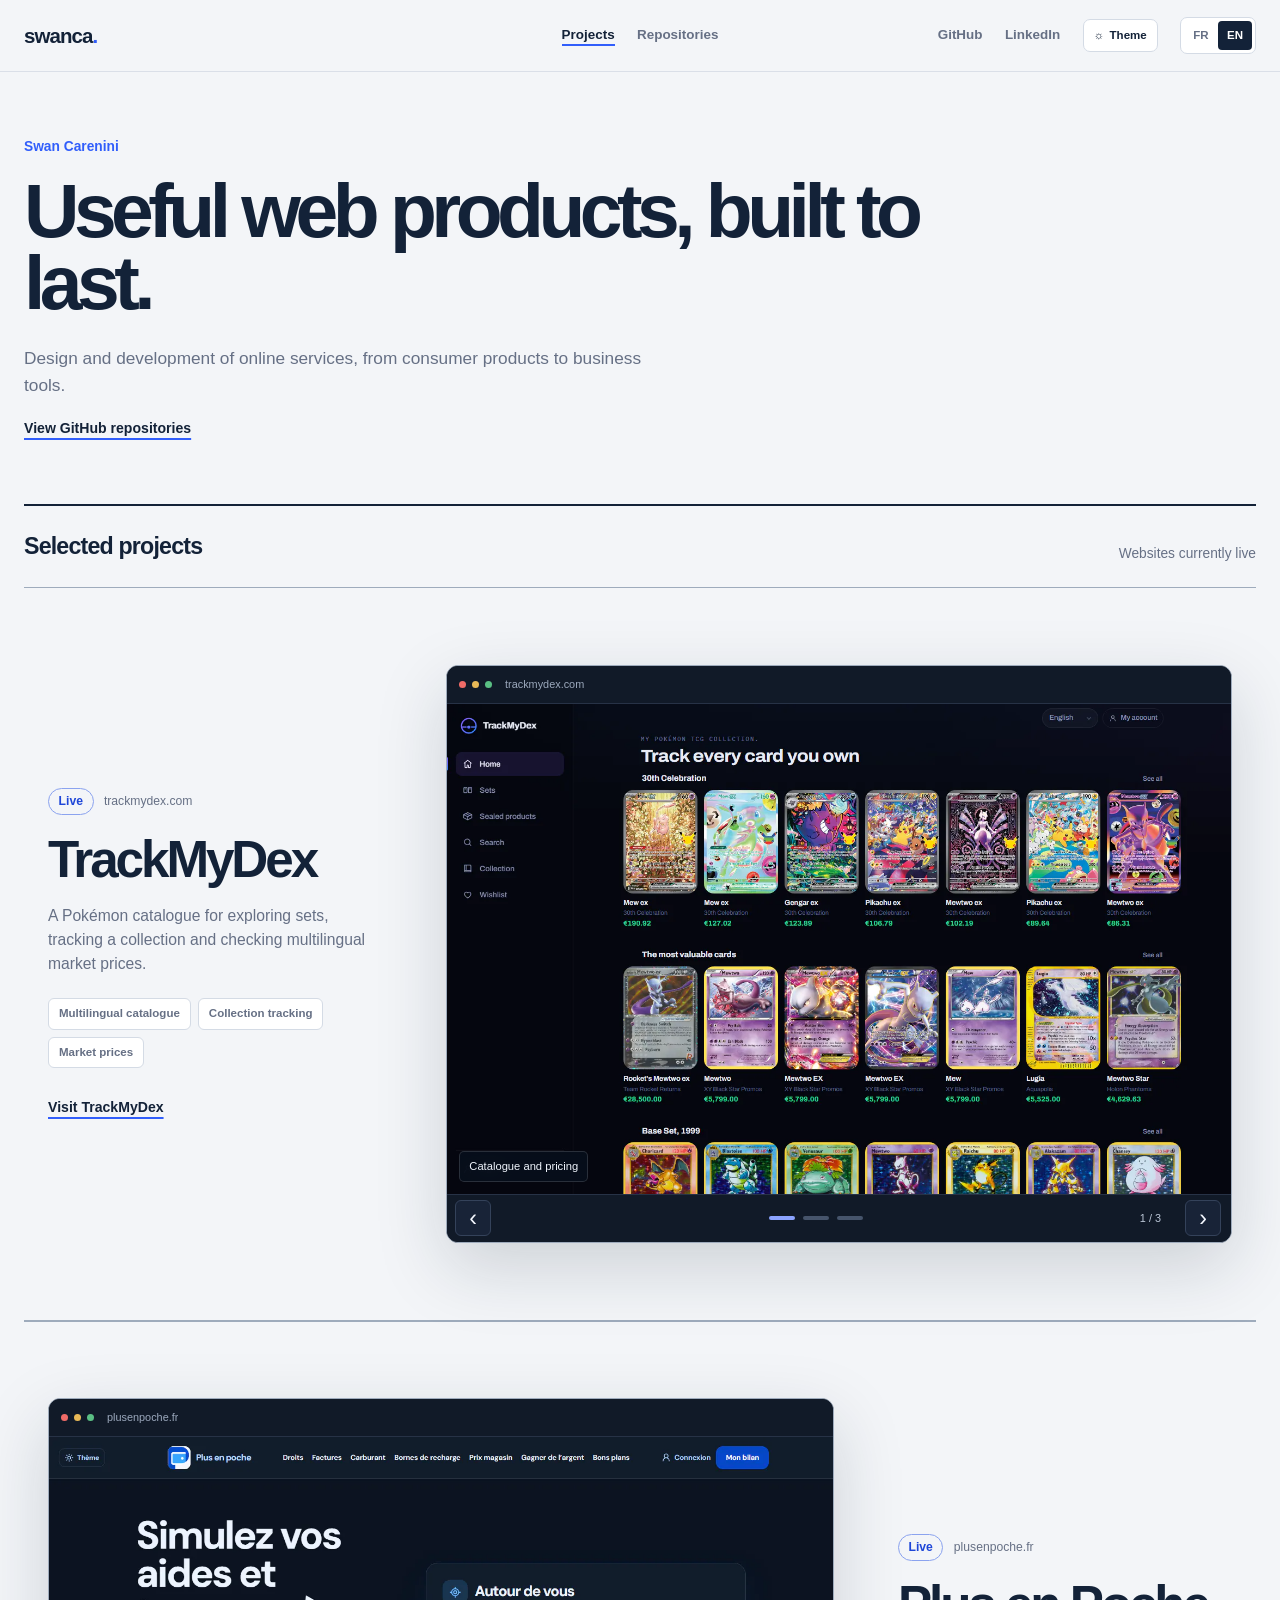
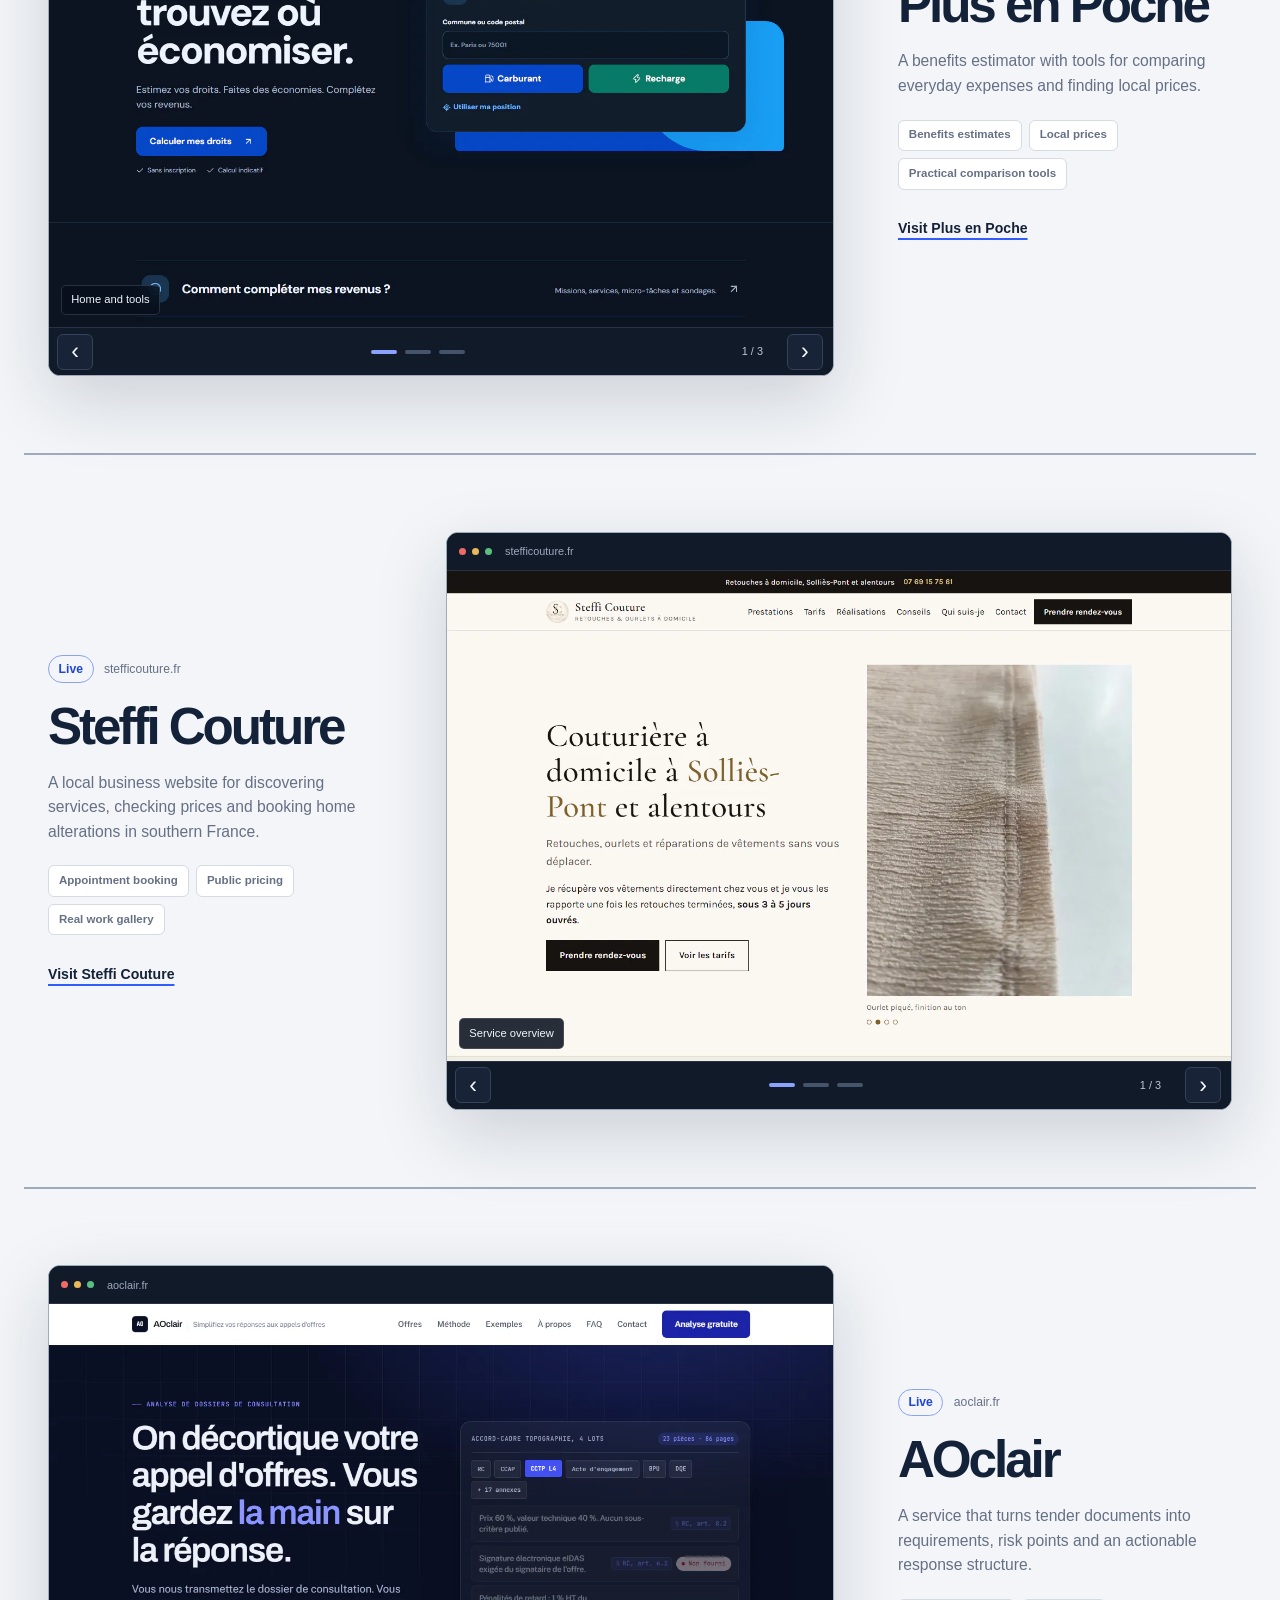
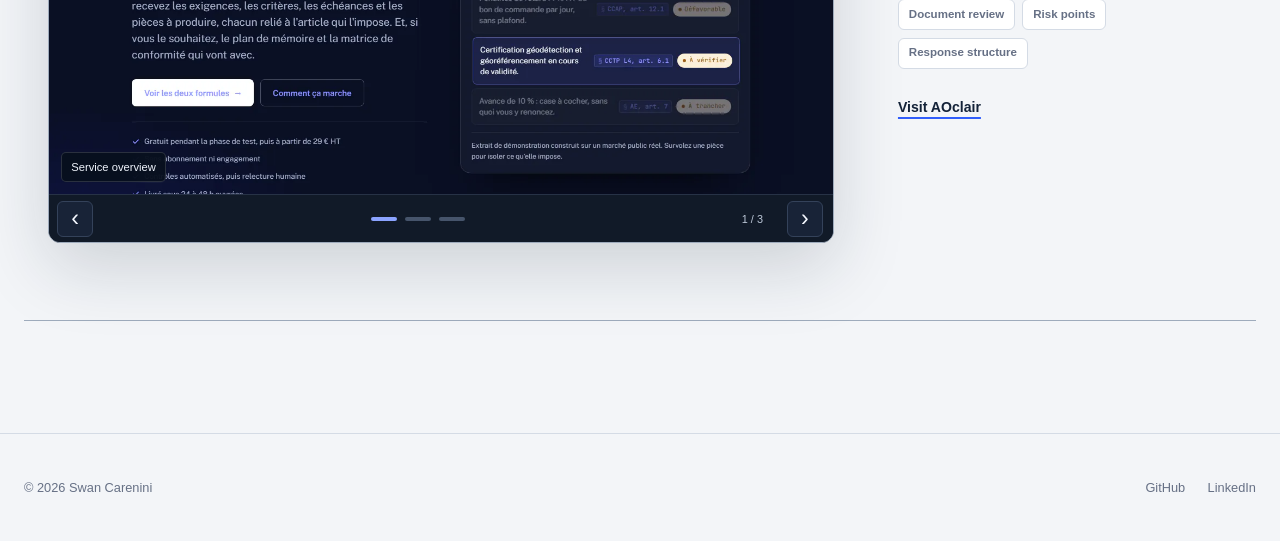
<file: index.html>
<!doctype html>
<html lang="en">
<head>
  <meta charset="utf-8">
  <meta name="viewport" content="width=device-width, initial-scale=1">
  <title>swanca | Web projects</title>
  <meta name="description" content="Web projects by Swan Carenini: TrackMyDex, Plus en Poche, Steffi Couture and AOclair.">
  <link rel="canonical" href="https://swanca.github.io/">
  <meta property="og:type" content="website">
  <meta property="og:title" content="swanca | Web projects">
  <meta property="og:description" content="Websites and digital tools by Swan Carenini.">
  <meta property="og:url" content="https://swanca.github.io/">
  <meta property="og:image" content="https://swanca.github.io/assets/images/social-preview.png">
  <meta name="twitter:card" content="summary_large_image">
  <link rel="icon" href="./assets/images/favicon.svg" type="image/svg+xml">
  <link rel="stylesheet" href="./assets/css/styles.css">
  <script src="./assets/js/site.js" defer></script>
</head>
<body data-title-fr="swanca | Projets web" data-title-en="swanca | Web projects">
  <a class="skip-link" href="#main" data-fr="Aller au contenu" data-en="Skip to content">Skip to content</a>
  <header class="site-header">
    <a class="wordmark" href="./" aria-label="swanca, home">swanca<span>.</span></a>
    <nav aria-label="Main navigation">
      <a class="active" href="./" data-fr="Projets" data-en="Projects">Projects</a>
      <a href="./repos/" data-fr="Dépôts" data-en="Repositories">Repositories</a>
    </nav>
    <div class="header-links">
      <a href="https://github.com/swanca" target="_blank" rel="noreferrer">GitHub</a>
      <a href="https://www.linkedin.com/in/swan-c-35044b11a/" target="_blank" rel="noreferrer">LinkedIn</a>
      <button class="theme-toggle" type="button" data-theme-toggle data-fr="Thème" data-en="Theme" aria-pressed="false">Theme</button>
      <div class="locale-switch" aria-label="Language">
        <button type="button" data-locale="fr" aria-pressed="false">FR</button>
        <button type="button" data-locale="en" aria-pressed="true">EN</button>
      </div>
    </div>
  </header>

  <main id="main">
    <section class="intro">
      <p class="identity">Swan Carenini</p>
      <h1 data-fr="Des produits web utiles et maintenus." data-en="Useful web products, built to last.">Useful web products, built to last.</h1>
      <p data-fr="Conception et développement de services en ligne, du produit grand public à l’outil métier." data-en="Design and development of online services, from consumer products to business tools.">Design and development of online services, from consumer products to business tools.</p>
      <a class="text-link" href="./repos/" data-fr="Voir les dépôts GitHub" data-en="View GitHub repositories">View GitHub repositories</a>
    </section>

    <section class="projects" aria-labelledby="projects-title">
      <div class="section-title">
        <h2 id="projects-title" data-fr="Projets sélectionnés" data-en="Selected projects">Selected projects</h2>
        <p data-fr="Sites actuellement en ligne" data-en="Websites currently live">Websites currently live</p>
      </div>

      <div class="project-list">
        <article class="project-showcase">
          <div class="project-copy">
            <div class="project-meta"><span class="status live" data-fr="En ligne" data-en="Live">Live</span><span>trackmydex.com</span></div>
            <h3>TrackMyDex</h3>
            <p data-fr="Un catalogue Pokémon pour explorer les séries, suivre une collection et consulter les prix du marché dans plusieurs langues." data-en="A Pokémon catalogue for exploring sets, tracking a collection and checking multilingual market prices.">A Pokémon catalogue for exploring sets, tracking a collection and checking multilingual market prices.</p>
            <ul class="project-features" aria-label="Features">
              <li data-fr="Catalogue multilingue" data-en="Multilingual catalogue">Multilingual catalogue</li>
              <li data-fr="Suivi de collection" data-en="Collection tracking">Collection tracking</li>
              <li data-fr="Prix du marché" data-en="Market prices">Market prices</li>
            </ul>
            <a class="project-link" href="https://trackmydex.com" target="_blank" rel="noreferrer" data-fr="Ouvrir TrackMyDex" data-en="Visit TrackMyDex">Visit TrackMyDex</a>
          </div>
          <div class="project-gallery" data-carousel tabindex="0" role="region" aria-roledescription="carousel" aria-label="TrackMyDex previews">
            <div class="browser-bar" aria-hidden="true"><i></i><i></i><i></i><span>trackmydex.com</span></div>
            <div class="carousel-viewport">
              <figure class="carousel-slide" data-slide-panel>
                <img src="./assets/images/trackmydex-01.webp" width="1440" height="900" alt="TrackMyDex home catalogue" data-alt-fr="Catalogue d’accueil de TrackMyDex" data-alt-en="TrackMyDex home catalogue" fetchpriority="high">
                <figcaption data-fr="Catalogue et prix" data-en="Catalogue and pricing">Catalogue and pricing</figcaption>
              </figure>
              <figure class="carousel-slide" data-slide-panel hidden>
                <img src="./assets/images/trackmydex-02.webp" width="1440" height="900" loading="lazy" alt="TrackMyDex set browser" data-alt-fr="Explorateur de séries TrackMyDex" data-alt-en="TrackMyDex set browser">
                <figcaption data-fr="Séries et progression" data-en="Sets and progress">Sets and progress</figcaption>
              </figure>
              <figure class="carousel-slide mobile-preview" data-slide-panel hidden>
                <img src="./assets/images/trackmydex-03.webp" width="390" height="844" loading="lazy" alt="TrackMyDex responsive mobile home page" data-alt-fr="Accueil mobile responsive de TrackMyDex" data-alt-en="TrackMyDex responsive mobile home page">
                <figcaption data-fr="Application mobile responsive" data-en="Responsive mobile experience">Responsive mobile experience</figcaption>
              </figure>
            </div>
            <div class="carousel-footer">
              <button class="carousel-control" type="button" data-carousel-prev aria-label="Previous image">‹</button>
              <div class="carousel-dots" aria-label="Choose an image">
                <button type="button" data-slide="0" aria-pressed="true" aria-label="Show image 1"></button>
                <button type="button" data-slide="1" aria-pressed="false" aria-label="Show image 2"></button>
                <button type="button" data-slide="2" aria-pressed="false" aria-label="Show image 3"></button>
              </div>
              <span class="carousel-position" aria-live="polite">1 / 3</span>
              <button class="carousel-control" type="button" data-carousel-next aria-label="Next image">›</button>
            </div>
          </div>
        </article>

        <article class="project-showcase">
          <div class="project-copy">
            <div class="project-meta"><span class="status live" data-fr="En ligne" data-en="Live">Live</span><span>plusenpoche.fr</span></div>
            <h3>Plus en Poche</h3>
            <p data-fr="Un simulateur de droits sociaux complété par des outils pour comparer les dépenses courantes et trouver des prix locaux." data-en="A benefits estimator with tools for comparing everyday expenses and finding local prices.">A benefits estimator with tools for comparing everyday expenses and finding local prices.</p>
            <ul class="project-features" aria-label="Features">
              <li data-fr="Estimation des droits" data-en="Benefits estimates">Benefits estimates</li>
              <li data-fr="Prix autour de soi" data-en="Local prices">Local prices</li>
              <li data-fr="Comparateurs pratiques" data-en="Practical comparison tools">Practical comparison tools</li>
            </ul>
            <a class="project-link" href="https://plusenpoche.fr" target="_blank" rel="noreferrer" data-fr="Ouvrir Plus en Poche" data-en="Visit Plus en Poche">Visit Plus en Poche</a>
          </div>
          <div class="project-gallery" data-carousel tabindex="0" role="region" aria-roledescription="carousel" aria-label="Plus en Poche previews">
            <div class="browser-bar" aria-hidden="true"><i></i><i></i><i></i><span>plusenpoche.fr</span></div>
            <div class="carousel-viewport">
              <figure class="carousel-slide" data-slide-panel>
                <img src="./assets/images/plus-en-poche-01.webp" width="1440" height="900" loading="lazy" alt="Plus en Poche home page" data-alt-fr="Page d’accueil de Plus en Poche" data-alt-en="Plus en Poche home page">
                <figcaption data-fr="Accueil et outils" data-en="Home and tools">Home and tools</figcaption>
              </figure>
              <figure class="carousel-slide" data-slide-panel hidden>
                <img src="./assets/images/plus-en-poche-02.webp" width="1440" height="900" loading="lazy" alt="Plus en Poche benefits questionnaire" data-alt-fr="Questionnaire de droits Plus en Poche" data-alt-en="Plus en Poche benefits questionnaire">
                <figcaption data-fr="Questionnaire de droits" data-en="Benefits questionnaire">Benefits questionnaire</figcaption>
              </figure>
              <figure class="carousel-slide" data-slide-panel hidden>
                <img src="./assets/images/plus-en-poche-03.webp" width="1440" height="900" loading="lazy" alt="Plus en Poche fuel price map" data-alt-fr="Carte des prix du carburant Plus en Poche" data-alt-en="Plus en Poche fuel price map">
                <figcaption data-fr="Prix du carburant" data-en="Fuel prices">Fuel prices</figcaption>
              </figure>
            </div>
            <div class="carousel-footer">
              <button class="carousel-control" type="button" data-carousel-prev aria-label="Previous image">‹</button>
              <div class="carousel-dots" aria-label="Choose an image"><button type="button" data-slide="0" aria-pressed="true" aria-label="Show image 1"></button><button type="button" data-slide="1" aria-pressed="false" aria-label="Show image 2"></button><button type="button" data-slide="2" aria-pressed="false" aria-label="Show image 3"></button></div>
              <span class="carousel-position" aria-live="polite">1 / 3</span>
              <button class="carousel-control" type="button" data-carousel-next aria-label="Next image">›</button>
            </div>
          </div>
        </article>

        <article class="project-showcase">
          <div class="project-copy">
            <div class="project-meta"><span class="status live" data-fr="En ligne" data-en="Live">Live</span><span>stefficouture.fr</span></div>
            <h3>Steffi Couture</h3>
            <p data-fr="Un site local pour découvrir les prestations, consulter les tarifs et réserver une retouche à domicile dans le Var." data-en="A local business website for discovering services, checking prices and booking home alterations in southern France.">A local business website for discovering services, checking prices and booking home alterations in southern France.</p>
            <ul class="project-features" aria-label="Features">
              <li data-fr="Prise de rendez-vous" data-en="Appointment booking">Appointment booking</li>
              <li data-fr="Tarifs publics" data-en="Public pricing">Public pricing</li>
              <li data-fr="Réalisations réelles" data-en="Real work gallery">Real work gallery</li>
            </ul>
            <a class="project-link" href="https://stefficouture.fr" target="_blank" rel="noreferrer" data-fr="Ouvrir Steffi Couture" data-en="Visit Steffi Couture">Visit Steffi Couture</a>
          </div>
          <div class="project-gallery" data-carousel tabindex="0" role="region" aria-roledescription="carousel" aria-label="Steffi Couture previews">
            <div class="browser-bar" aria-hidden="true"><i></i><i></i><i></i><span>stefficouture.fr</span></div>
            <div class="carousel-viewport">
              <figure class="carousel-slide" data-slide-panel><img src="./assets/images/steffi-couture-01.webp" width="1440" height="900" loading="lazy" alt="Steffi Couture home page" data-alt-fr="Page d’accueil de Steffi Couture" data-alt-en="Steffi Couture home page"><figcaption data-fr="Présentation du service" data-en="Service overview">Service overview</figcaption></figure>
              <figure class="carousel-slide" data-slide-panel hidden><img src="./assets/images/steffi-couture-02.webp" width="1440" height="900" loading="lazy" alt="Steffi Couture pricing page" data-alt-fr="Tarifs de Steffi Couture" data-alt-en="Steffi Couture pricing page"><figcaption data-fr="Tarifs détaillés" data-en="Detailed pricing">Detailed pricing</figcaption></figure>
              <figure class="carousel-slide" data-slide-panel hidden><img src="./assets/images/steffi-couture-03.webp" width="1440" height="900" loading="lazy" alt="Steffi Couture work gallery" data-alt-fr="Réalisations de Steffi Couture" data-alt-en="Steffi Couture work gallery"><figcaption data-fr="Réalisations" data-en="Work gallery">Work gallery</figcaption></figure>
            </div>
            <div class="carousel-footer">
              <button class="carousel-control" type="button" data-carousel-prev aria-label="Previous image">‹</button>
              <div class="carousel-dots" aria-label="Choose an image"><button type="button" data-slide="0" aria-pressed="true" aria-label="Show image 1"></button><button type="button" data-slide="1" aria-pressed="false" aria-label="Show image 2"></button><button type="button" data-slide="2" aria-pressed="false" aria-label="Show image 3"></button></div>
              <span class="carousel-position" aria-live="polite">1 / 3</span>
              <button class="carousel-control" type="button" data-carousel-next aria-label="Next image">›</button>
            </div>
          </div>
        </article>

        <article class="project-showcase">
          <div class="project-copy">
            <div class="project-meta"><span class="status live" data-fr="En ligne" data-en="Live">Live</span><span>aoclair.fr</span></div>
            <h3>AOclair</h3>
            <p data-fr="Un service qui transforme un dossier d’appel d’offres en exigences, points de vigilance et structure de réponse directement exploitables." data-en="A service that turns tender documents into requirements, risk points and an actionable response structure.">A service that turns tender documents into requirements, risk points and an actionable response structure.</p>
            <ul class="project-features" aria-label="Features">
              <li data-fr="Lecture du dossier" data-en="Document review">Document review</li>
              <li data-fr="Points de vigilance" data-en="Risk points">Risk points</li>
              <li data-fr="Structure de réponse" data-en="Response structure">Response structure</li>
            </ul>
            <a class="project-link" href="https://aoclair.fr" target="_blank" rel="noreferrer" data-fr="Ouvrir AOclair" data-en="Visit AOclair">Visit AOclair</a>
          </div>
          <div class="project-gallery" data-carousel tabindex="0" role="region" aria-roledescription="carousel" aria-label="AOclair previews">
            <div class="browser-bar" aria-hidden="true"><i></i><i></i><i></i><span>aoclair.fr</span></div>
            <div class="carousel-viewport">
              <figure class="carousel-slide" data-slide-panel><img src="./assets/images/aoclair-01.webp" width="1440" height="900" loading="lazy" alt="AOclair home page" data-alt-fr="Page d’accueil d’AOclair" data-alt-en="AOclair home page"><figcaption data-fr="Présentation du service" data-en="Service overview">Service overview</figcaption></figure>
              <figure class="carousel-slide" data-slide-panel hidden><img src="./assets/images/aoclair-02.webp" width="1440" height="900" loading="lazy" alt="AOclair pricing page" data-alt-fr="Formules proposées par AOclair" data-alt-en="AOclair pricing page"><figcaption data-fr="Formules" data-en="Services">Services</figcaption></figure>
              <figure class="carousel-slide" data-slide-panel hidden><img src="./assets/images/aoclair-03.webp" width="1440" height="900" loading="lazy" alt="AOclair free analysis page" data-alt-fr="Page d’analyse gratuite AOclair" data-alt-en="AOclair free analysis page"><figcaption data-fr="Analyse gratuite" data-en="Free analysis">Free analysis</figcaption></figure>
            </div>
            <div class="carousel-footer">
              <button class="carousel-control" type="button" data-carousel-prev aria-label="Previous image">‹</button>
              <div class="carousel-dots" aria-label="Choose an image"><button type="button" data-slide="0" aria-pressed="true" aria-label="Show image 1"></button><button type="button" data-slide="1" aria-pressed="false" aria-label="Show image 2"></button><button type="button" data-slide="2" aria-pressed="false" aria-label="Show image 3"></button></div>
              <span class="carousel-position" aria-live="polite">1 / 3</span>
              <button class="carousel-control" type="button" data-carousel-next aria-label="Next image">›</button>
            </div>
          </div>
        </article>
      </div>
    </section>
  </main>

  <footer><p>© 2026 Swan Carenini</p><div><a href="https://github.com/swanca" target="_blank" rel="noreferrer">GitHub</a><a href="https://www.linkedin.com/in/swan-c-35044b11a/" target="_blank" rel="noreferrer">LinkedIn</a></div></footer>
</body>
</html>
</file>
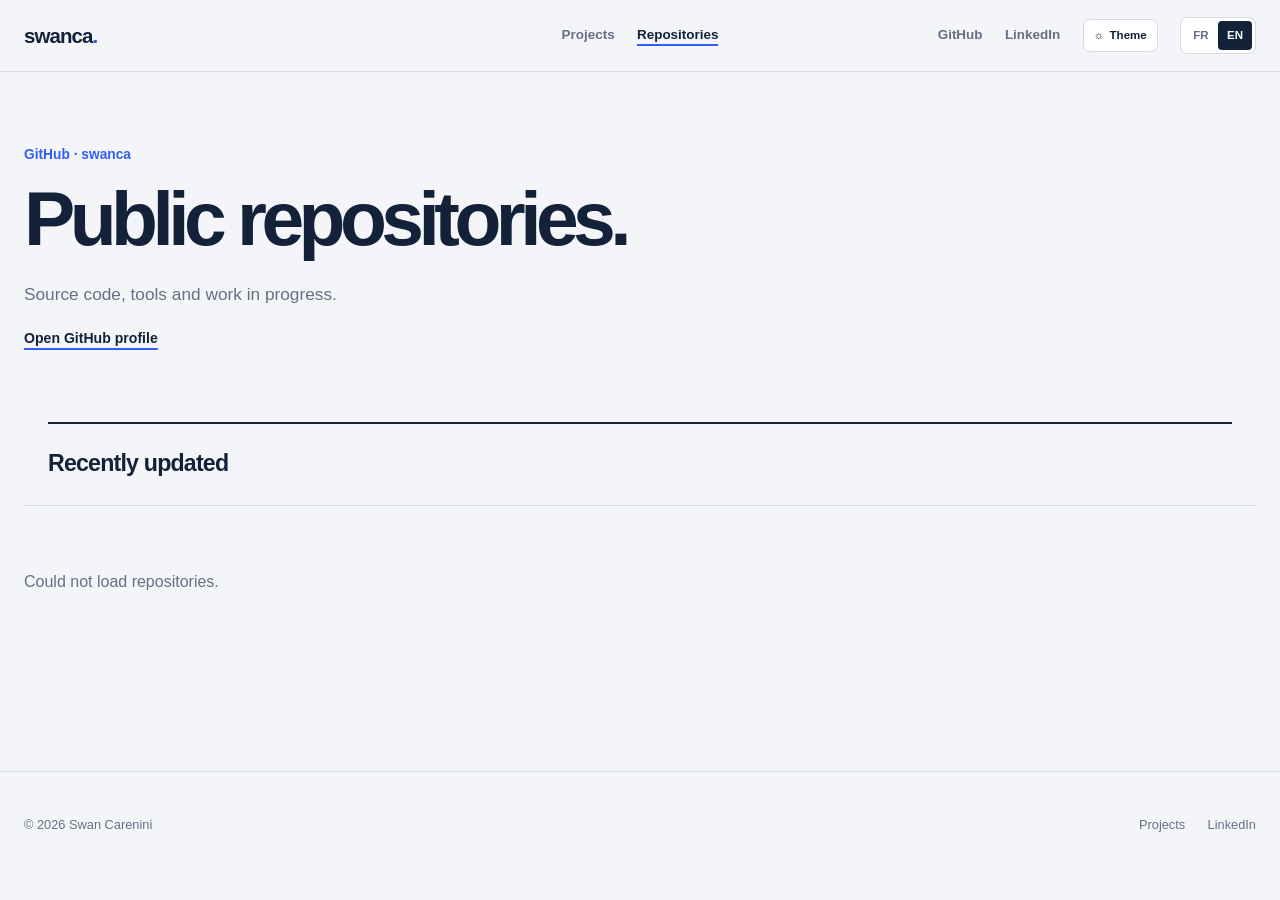
<file: repos/index.html>
<!doctype html>
<html lang="en">
<head>
  <meta charset="utf-8">
  <meta name="viewport" content="width=device-width, initial-scale=1">
  <title>swanca | GitHub repositories</title>
  <meta name="description" content="Public GitHub repositories by Swan Carenini.">
  <link rel="canonical" href="https://swanca.github.io/repos/">
  <meta property="og:type" content="website">
  <meta property="og:title" content="swanca | GitHub repositories">
  <meta property="og:description" content="Public repositories, tools and projects by Swan Carenini.">
  <meta property="og:url" content="https://swanca.github.io/repos/">
  <meta property="og:image" content="https://swanca.github.io/assets/images/social-preview.png">
  <meta name="twitter:card" content="summary_large_image">
  <link rel="icon" href="../assets/images/favicon.svg" type="image/svg+xml">
  <link rel="stylesheet" href="../assets/css/styles.css">
  <script src="../assets/js/site.js" defer></script>
  <script src="../assets/js/repos.js" defer></script>
</head>
<body data-title-fr="swanca | Dépôts GitHub" data-title-en="swanca | GitHub repositories">
  <a class="skip-link" href="#main" data-fr="Aller au contenu" data-en="Skip to content">Aller au contenu</a>
  <header class="site-header">
    <a class="wordmark" href="../" aria-label="swanca, accueil">swanca<span>.</span></a>
    <nav aria-label="Navigation principale"><a href="../" data-fr="Projets" data-en="Projects">Projets</a><a class="active" href="./" data-fr="Dépôts" data-en="Repositories">Dépôts</a></nav>
    <div class="header-links">
      <a href="https://github.com/swanca" target="_blank" rel="noreferrer">GitHub</a>
      <a href="https://www.linkedin.com/in/swan-c-35044b11a/" target="_blank" rel="noreferrer">LinkedIn</a>
      <button class="theme-toggle" type="button" data-theme-toggle data-fr="Thème" data-en="Theme" aria-pressed="false">Theme</button>
      <div class="locale-switch" aria-label="Language"><button type="button" data-locale="fr" aria-pressed="false">FR</button><button type="button" data-locale="en" aria-pressed="true">EN</button></div>
    </div>
  </header>
  <main id="main" class="repos-page">
    <section class="intro compact">
      <p class="identity">GitHub · swanca</p>
      <h1 data-fr="Dépôts publics." data-en="Public repositories.">Dépôts publics.</h1>
      <p data-fr="Code source, outils et projets en cours." data-en="Source code, tools and work in progress.">Code source, outils et projets en cours.</p>
      <a class="text-link" href="https://github.com/swanca" target="_blank" rel="noreferrer" data-fr="Voir le profil GitHub" data-en="Open GitHub profile">Voir le profil GitHub</a>
    </section>
    <section class="repository-section" aria-labelledby="repositories-title">
      <div class="section-title"><h2 id="repositories-title" data-fr="Dernières mises à jour" data-en="Recently updated">Dernières mises à jour</h2><p id="repo-count" aria-live="polite"></p></div>
      <div id="repository-grid" class="repository-grid" aria-live="polite"><p class="repo-state" data-fr="Chargement des dépôts…" data-en="Loading repositories…">Chargement des dépôts…</p></div>
      <noscript><p class="repo-state">JavaScript est nécessaire pour charger les dépôts. View repositories at github.com/swanca.</p></noscript>
    </section>
  </main>
  <footer><p>© 2026 Swan Carenini</p><div><a href="../" data-fr="Projets" data-en="Projects">Projets</a><a href="https://www.linkedin.com/in/swan-c-35044b11a/" target="_blank" rel="noreferrer">LinkedIn</a></div></footer>
</body>
</html>
</file>
<file: assets/css/styles.css>
:root {
  --paper: #f3f5f8;
  --surface: #ffffff;
  --surface-soft: #e9eef5;
  --ink: #132238;
  --muted: #667085;
  --blue: #315efb;
  --blue-dark: #1e46d8;
  --line: #d4dbe5;
  --line-strong: #9eabbc;
  --focus: #f4c95d;
  --max: 1260px;
}

html[data-theme="dark"] {
  color-scheme: dark;
  --paper: #0e1622;
  --surface: #151f2d;
  --surface-soft: #1d2a3a;
  --ink: #f0f4fb;
  --muted: #9ba9bb;
  --blue: #7f9cff;
  --blue-dark: #9ab0ff;
  --line: #2e3d51;
  --line-strong: #53657d;
  --focus: #f4c95d;
}

* { box-sizing: border-box; }
html { scroll-behavior: smooth; }
body {
  margin: 0;
  overflow-x: clip;
  background: var(--paper);
  color: var(--ink);
  font-family: Inter, Aptos, "Segoe UI", Arial, sans-serif;
  font-size: 16px;
  line-height: 1.55;
  text-rendering: optimizeLegibility;
}
a { color: inherit; }
img { display: block; max-width: 100%; }
button { font: inherit; }
[hidden] { display: none !important; }
a:focus-visible, button:focus-visible, [tabindex]:focus-visible {
  outline: 3px solid var(--focus);
  outline-offset: 4px;
}

.skip-link {
  position: fixed;
  z-index: 100;
  left: 1rem;
  top: -5rem;
  padding: .7rem 1rem;
  background: var(--ink);
  color: var(--surface);
}
.skip-link:focus { top: 1rem; }

.site-header {
  position: sticky;
  z-index: 20;
  top: 0;
  min-height: 72px;
  display: grid;
  grid-template-columns: 1fr auto 1fr;
  align-items: center;
  gap: 2rem;
  padding: 0 max(24px, calc((100vw - var(--max)) / 2));
  border-bottom: 1px solid color-mix(in srgb, var(--line) 84%, transparent);
  background: color-mix(in srgb, var(--paper) 94%, transparent);
  backdrop-filter: blur(16px);
}
.wordmark {
  width: max-content;
  color: var(--ink);
  font-size: 1.28rem;
  font-weight: 800;
  letter-spacing: -.045em;
  text-decoration: none;
}
.wordmark span { color: var(--blue); }
.site-header nav, .header-links, footer div {
  display: flex;
  align-items: center;
  gap: 1.4rem;
}
.site-header nav a, .header-links > a {
  color: var(--muted);
  font-size: .84rem;
  font-weight: 650;
  text-decoration: none;
  white-space: nowrap;
}
.site-header nav a:hover, .site-header nav a.active, .header-links > a:hover { color: var(--ink); }
.site-header nav a.active { box-shadow: inset 0 -2px var(--blue); }
.header-links { justify-content: flex-end; }

.theme-toggle {
  border: 1px solid var(--line);
  border-radius: 7px;
  padding: .43rem .62rem;
  background: var(--surface);
  color: var(--ink);
  font-size: .72rem;
  font-weight: 720;
  cursor: pointer;
}
.theme-toggle::before { content: "☼"; margin-right: .35rem; }
.theme-toggle[data-active-theme="dark"]::before { content: "☾"; }
.locale-switch {
  display: inline-flex;
  padding: 3px;
  border: 1px solid var(--line);
  border-radius: 7px;
  background: var(--surface);
}
.locale-switch button {
  min-width: 34px;
  border: 0;
  border-radius: 4px;
  padding: .35rem .45rem;
  background: transparent;
  color: var(--muted);
  cursor: pointer;
  font-size: .72rem;
  font-weight: 800;
}
.locale-switch button[aria-pressed="true"] { background: var(--ink); color: var(--surface); }

.intro, .section-title, .project-list, .repository-section {
  width: min(calc(100% - 48px), var(--max));
  margin-inline: auto;
}
.intro {
  min-height: 390px;
  display: flex;
  flex-direction: column;
  justify-content: center;
  padding: 4rem 0;
}
.intro.compact { min-height: 350px; }
.identity {
  margin: 0 0 1.05rem;
  color: var(--blue);
  font-size: .86rem;
  font-weight: 760;
}
.intro h1 {
  max-width: 900px;
  margin: 0;
  font-size: clamp(3rem, 6vw, 5.4rem);
  font-weight: 780;
  letter-spacing: -.072em;
  line-height: .94;
}
.intro.compact h1 { font-size: clamp(3rem, 6vw, 5.5rem); }
.intro > p:not(.identity) {
  max-width: 620px;
  margin: 1.65rem 0 1.25rem;
  color: var(--muted);
  font-size: 1.08rem;
}
.text-link, .project-link {
  width: max-content;
  color: var(--ink);
  font-size: .88rem;
  font-weight: 760;
  text-decoration-color: var(--blue);
  text-decoration-thickness: 2px;
  text-underline-offset: 5px;
}
.text-link:hover, .project-link:hover { color: var(--blue-dark); }

.projects { padding-bottom: 7rem; }
.section-title {
  display: flex;
  align-items: end;
  justify-content: space-between;
  gap: 2rem;
  padding: 1.4rem 0;
  border-top: 2px solid var(--ink);
}
.section-title h2 { margin: 0; font-size: 1.45rem; letter-spacing: -.035em; }
.section-title p { margin: 0; color: var(--muted); font-size: .86rem; }
.project-list { border-bottom: 1px solid var(--line-strong); }
.project-showcase {
  display: grid;
  grid-template-columns: minmax(250px, .68fr) minmax(0, 1.6fr);
  align-items: center;
  gap: clamp(2rem, 5vw, 5rem);
  min-height: 610px;
  padding: clamp(3.5rem, 6vw, 6rem) clamp(0rem, 2vw, 1.5rem);
  border-top: 1px solid var(--line-strong);
}
.project-showcase + .project-showcase { border-top-width: 2px; }
.project-showcase:nth-child(even) { grid-template-columns: minmax(0, 1.6fr) minmax(250px, .68fr); }
.project-showcase:nth-child(even) .project-copy { order: 2; }
.project-showcase:nth-child(even) .project-gallery { order: 1; }
.project-copy { max-width: 390px; }
.project-meta {
  display: flex;
  align-items: center;
  flex-wrap: wrap;
  gap: .65rem;
  margin-bottom: 1.2rem;
  color: var(--muted);
  font-size: .76rem;
}
.status {
  display: inline-flex;
  align-items: center;
  min-height: 26px;
  padding: .2rem .6rem;
  border: 1px solid color-mix(in srgb, var(--blue) 45%, var(--line));
  border-radius: 999px;
  color: var(--blue-dark);
  font-weight: 760;
}
.project-showcase h3 {
  margin: 0;
  font-size: clamp(2.2rem, 4vw, 4rem);
  letter-spacing: -.06em;
  line-height: .96;
}
.project-copy > p {
  margin: 1.25rem 0 1.35rem;
  color: var(--muted);
  font-size: .98rem;
}
.project-features {
  display: flex;
  flex-wrap: wrap;
  gap: .45rem;
  margin: 0 0 1.65rem;
  padding: 0;
  list-style: none;
}
.project-features li {
  padding: .36rem .62rem;
  border: 1px solid var(--line);
  border-radius: 6px;
  background: var(--surface);
  color: var(--muted);
  font-size: .72rem;
  font-weight: 650;
}

.project-gallery {
  --pointer-x: 50%;
  --pointer-y: 50%;
  position: relative;
  min-width: 0;
  overflow: hidden;
  border: 1px solid var(--line-strong);
  border-radius: 12px;
  background: #08101d;
  box-shadow: 0 24px 70px color-mix(in srgb, var(--ink) 17%, transparent);
}
.browser-bar {
  height: 38px;
  display: flex;
  align-items: center;
  gap: 6px;
  padding: 0 12px;
  border-bottom: 1px solid #273246;
  background: #111a28;
  color: #9ca9bd;
  font-size: .68rem;
}
.browser-bar i { width: 7px; height: 7px; border-radius: 50%; background: #526178; }
.browser-bar i:first-child { background: #f06b67; }
.browser-bar i:nth-child(2) { background: #e8b957; }
.browser-bar i:nth-child(3) { background: #5abf83; }
.browser-bar span {
  overflow: hidden;
  margin-left: 7px;
  text-overflow: ellipsis;
  white-space: nowrap;
}
.carousel-viewport { position: relative; aspect-ratio: 16 / 10; overflow: hidden; }
.carousel-viewport::after {
  content: "";
  position: absolute;
  inset: 0;
  pointer-events: none;
  background: radial-gradient(360px circle at var(--pointer-x) var(--pointer-y), #ffffff12, transparent 60%);
  opacity: 0;
  transition: opacity .2s ease;
}
.project-gallery:hover .carousel-viewport::after { opacity: 1; }
.carousel-slide { position: relative; width: 100%; height: 100%; margin: 0; background: #080e19; }
.carousel-slide img { width: 100%; height: 100%; object-fit: contain; }
.carousel-slide.mobile-preview {
  background: linear-gradient(135deg, #111b2b, #070d17 68%);
}
.carousel-slide.mobile-preview img {
  width: auto;
  margin-inline: auto;
  box-shadow: 0 0 0 1px #ffffff18, 0 16px 42px #0008;
}
.carousel-slide figcaption {
  position: absolute;
  left: 12px;
  bottom: 12px;
  padding: .35rem .58rem;
  border: 1px solid #ffffff24;
  border-radius: 5px;
  background: #07101cdd;
  color: #eff4fc;
  font-size: .7rem;
  backdrop-filter: blur(8px);
}
.carousel-footer {
  min-height: 48px;
  display: grid;
  grid-template-columns: 38px 1fr auto 38px;
  align-items: center;
  gap: .7rem;
  padding: 5px 8px;
  border-top: 1px solid #273246;
  background: #111a28;
  color: #bdc8d8;
}
.carousel-control {
  width: 36px;
  height: 36px;
  border: 1px solid #34425a;
  border-radius: 6px;
  background: #182337;
  color: #f5f8ff;
  cursor: pointer;
  font-size: 1.45rem;
  line-height: 1;
}
.carousel-control:hover { border-color: #7f9cff; background: #22314a; }
.carousel-dots { display: flex; align-items: center; justify-content: center; gap: .5rem; }
.carousel-dots button {
  width: 26px;
  height: 4px;
  border: 0;
  border-radius: 999px;
  padding: 0;
  background: #46546b;
  cursor: pointer;
}
.carousel-dots button[aria-pressed="true"] { background: #8ba3ff; }
.carousel-position { min-width: 34px; font-size: .68rem; font-variant-numeric: tabular-nums; }

.repository-section { padding-bottom: 7rem; }
.repository-grid {
  display: grid;
  grid-template-columns: repeat(2, minmax(0, 1fr));
  border-top: 1px solid var(--line);
}
.repository-card {
  min-height: 230px;
  display: flex;
  flex-direction: column;
  padding: 2rem;
  border-right: 1px solid var(--line);
  border-bottom: 1px solid var(--line);
  background: var(--surface);
}
.repository-card:nth-child(even) { border-right: 0; }
.repository-card h3 { margin: 0; font-size: 1.35rem; letter-spacing: -.03em; }
.repository-card h3 a { text-decoration: none; }
.repository-card h3 a:hover { color: var(--blue-dark); }
.repository-card p { color: var(--muted); }
.repo-meta { display: flex; flex-wrap: wrap; gap: 1rem; margin-top: auto; color: var(--muted); font-size: .75rem; }
.repo-state { padding: 3rem 0; color: var(--muted); }

footer {
  min-height: 108px;
  display: flex;
  align-items: center;
  justify-content: space-between;
  gap: 2rem;
  padding: 2rem max(24px, calc((100vw - var(--max)) / 2));
  border-top: 1px solid var(--line);
  color: var(--muted);
  font-size: .8rem;
}
footer p { margin: 0; }
footer a { text-decoration: none; }
footer a:hover { color: var(--ink); }

.error-page {
  width: min(calc(100% - 40px), 720px);
  min-height: 100vh;
  display: grid;
  align-content: center;
  margin-inline: auto;
}
.error-page h1 { margin: 0; font-size: clamp(3rem, 8vw, 6rem); letter-spacing: -.06em; }
.error-page p { color: var(--muted); }
.eyebrow { font-weight: 800; }
.button { width: max-content; margin-top: 1rem; padding: .75rem 1rem; border-radius: 7px; text-decoration: none; }
.button-primary { background: var(--blue); color: #fff; }

@media (max-width: 1040px) {
  .site-header { grid-template-columns: auto 1fr; }
  .site-header nav { display: none; }
  .project-showcase, .project-showcase:nth-child(even) { grid-template-columns: 1fr; min-height: 0; gap: 2rem; }
  .project-copy, .project-showcase:nth-child(even) .project-copy { order: 1; max-width: 650px; }
  .project-gallery, .project-showcase:nth-child(even) .project-gallery { order: 2; }
}

@media (max-width: 760px) {
  .site-header { min-height: 66px; gap: 1rem; padding-inline: 18px; }
  .header-links { gap: .42rem; }
  .header-links > a { display: none; }
  .intro, .section-title, .project-list, .repository-section { width: min(calc(100% - 32px), var(--max)); }
  .intro { min-height: 330px; padding: 3rem 0; }
  .intro.compact { min-height: 310px; }
  .intro h1 { font-size: clamp(2.65rem, 13vw, 4.2rem); }
  .intro > p:not(.identity) { font-size: 1rem; }
  .section-title { display: block; }
  .section-title p { margin-top: .4rem; }
  .project-showcase { padding: 3.2rem 0; }
  .project-showcase h3 { font-size: clamp(2.35rem, 12vw, 3.4rem); }
  .project-gallery { border-radius: 8px; }
  .browser-bar { height: 32px; }
  .carousel-footer { min-height: 46px; grid-template-columns: 36px 1fr auto 36px; gap: .35rem; }
  .carousel-control { width: 34px; height: 34px; }
  .carousel-dots button { width: 20px; }
  .repository-grid { grid-template-columns: 1fr; }
  .repository-card, .repository-card:nth-child(even) { border-right: 0; }
  footer { min-height: 95px; padding-inline: 18px; }
}

@media (max-width: 430px) {
  .header-links { gap: .35rem; }
  .locale-switch button { min-width: 30px; }
  .theme-toggle { padding-inline: .48rem; }
  .intro h1 { overflow-wrap: anywhere; }
  .carousel-slide figcaption { display: none; }
  footer { align-items: flex-start; flex-direction: column; gap: .8rem; }
}

@media (prefers-reduced-motion: reduce) {
  html { scroll-behavior: auto; }
  *, *::before, *::after { animation-duration: .01ms !important; transition-duration: .01ms !important; }
  .carousel-viewport::after { display: none; }
}
</file>
